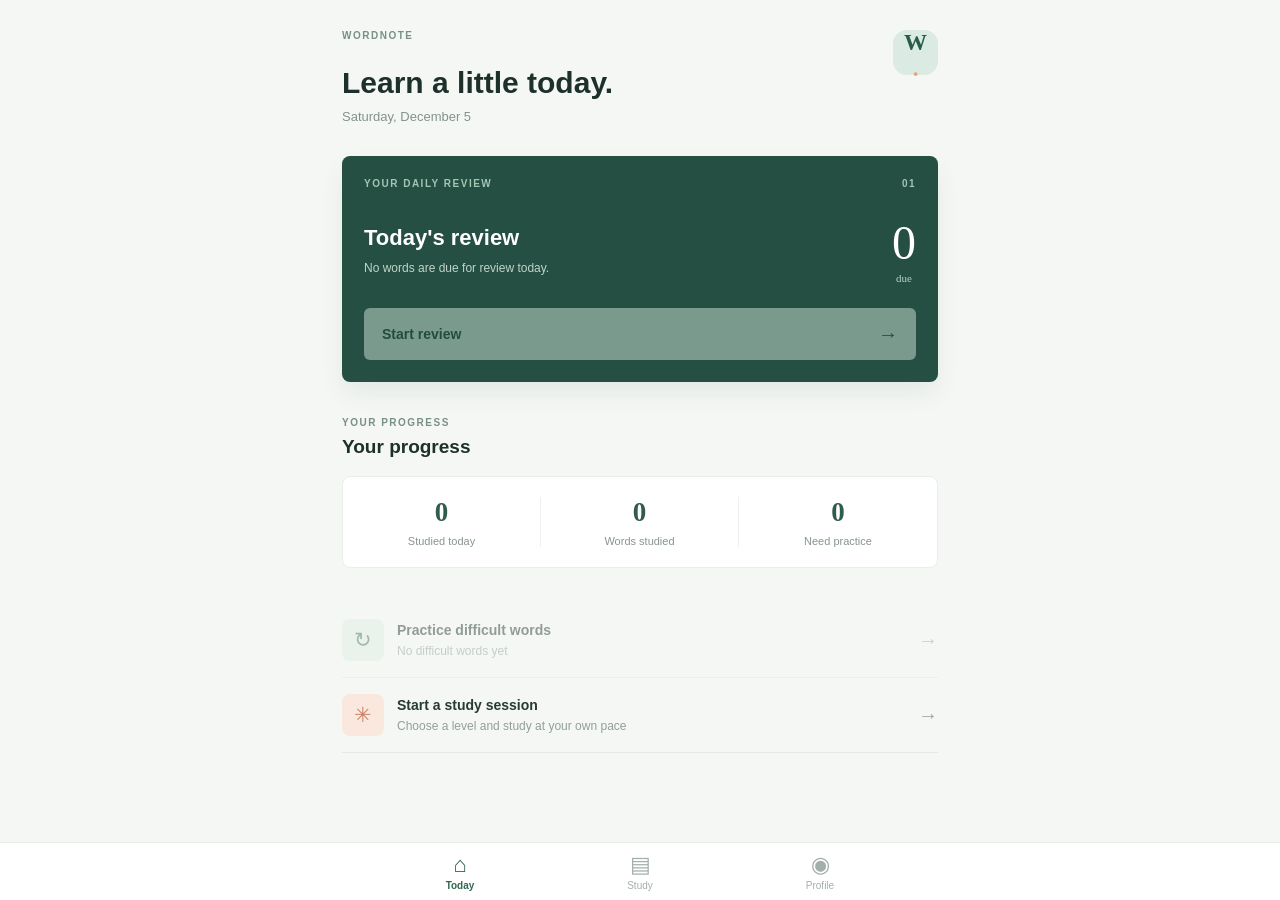
<file: index.html>
<!doctype html>
<html lang="en">
<head>
  <meta charset="utf-8">
  <meta name="viewport" content="width=device-width, initial-scale=1, viewport-fit=cover">
  <meta name="theme-color" content="#f5f7f4">
  <meta name="apple-mobile-web-app-capable" content="yes">
  <meta name="apple-mobile-web-app-status-bar-style" content="default">
  <meta name="apple-mobile-web-app-title" content="WordNote">
  <link rel="manifest" href="manifest.webmanifest">
  <link rel="apple-touch-icon" href="icon-180.png">
  <link rel="stylesheet" href="style.css">
  <title>WordNote</title>
</head>
<body>
  <main id="app"><div class="loading">Preparing your word lists...</div></main>
  <script src="app.js" defer></script>
</body>
</html>
</file>
<file: style.css>
*{box-sizing:border-box} :root{font-family:-apple-system,BlinkMacSystemFont,"Segoe UI",sans-serif;color:#1d302b;background:#f5f7f4;font-synthesis:none} body{margin:0} button{font:inherit;cursor:pointer} button:disabled{cursor:default;opacity:.48} .screen{max-width:640px;margin:auto;padding:calc(env(safe-area-inset-top) + 30px) 22px calc(104px + env(safe-area-inset-bottom))}.loading{padding:100px 24px;text-align:center;color:#71817a}.top{display:flex;justify-content:space-between;align-items:flex-start;margin-bottom:32px}.brand,.eyebrow,.section-kicker{font-size:10px;font-weight:800;letter-spacing:1.5px;color:#789087}.brand span{font-weight:500;color:#9aa8a2;letter-spacing:.5px}.top h1,.page-header h1{font-size:30px;line-height:1.2;margin:24px 0 8px}.top p,.page-header p{color:#84928c;font-size:13px;margin:0}.brand-mark{width:45px;height:45px;border-radius:14px;background:#dbeae2;color:#285d4b;display:grid;place-items:center;font-family:Georgia,serif;font-size:23px;font-weight:bold}.brand-mark span{color:#ee9f7e}.review-panel{background:#254f42;color:#fff;border-radius:8px;padding:22px;box-shadow:0 12px 24px #1c4c3b12}.section-kicker{display:flex;justify-content:space-between;color:#a4c4b5}.review-main{display:flex;justify-content:space-between;align-items:center;gap:10px;margin:30px 0 24px}.review-main h2{font-size:22px;margin:0 0 8px}.review-main p{font-size:12px;line-height:1.6;color:#c0d5ca;margin:0}.due-number{font-family:Georgia,serif;font-size:48px;line-height:1;text-align:center}.due-number small{font-family:inherit;font-size:11px;display:block;color:#b8d2c5;margin-top:6px}.primary{border:0;border-radius:6px;background:#d7eddf;color:#204b3b;min-height:52px;padding:0 18px;width:100%;display:flex;align-items:center;justify-content:space-between;font-weight:700;font-size:14px}.primary span{font-size:20px}.section{margin-top:35px}.section-heading h2,.section h2{font-size:19px;margin:8px 0 18px}.stats{display:grid;grid-template-columns:repeat(3,1fr);background:#fff;border:1px solid #e8eeea;border-radius:8px;padding:20px 0}.stats div{text-align:center;border-right:1px solid #edf0ed}.stats div:last-child{border:0}.stats strong{display:block;font-family:Georgia,serif;font-size:27px;color:#305c4b}.stats span{display:block;margin-top:7px;font-size:11px;color:#88958f}.list-action{width:100%;display:flex;align-items:center;text-align:left;gap:13px;padding:16px 0;border:0;border-bottom:1px solid #e4eae6;background:transparent;color:#263b32}.list-action span:nth-child(2){flex:1}.list-action b,.list-action small{display:block}.list-action b{font-size:14px}.list-action small{color:#91a099;font-size:12px;margin-top:6px}.list-icon{display:grid;place-items:center;width:42px;height:42px;flex:none;border-radius:8px;background:#dfede4;color:#467a62;font-size:21px}.list-icon.coral{background:#fae8df;color:#c88469}.arrow{color:#9aaba1;font-size:20px}.nav{position:fixed;bottom:0;left:0;right:0;background:#fffffff2;border-top:1px solid #e7eeea;display:flex;justify-content:center;padding:8px 0 calc(8px + env(safe-area-inset-bottom));z-index:2;backdrop-filter:blur(12px)}.nav-item{width:min(32%,180px);border:0;background:none;color:#a3afa9;display:flex;flex-direction:column;align-items:center;gap:3px;font-size:10px}.nav-item span{font-size:22px;line-height:25px}.nav-item.active{color:#32664f;font-weight:700}.page-header{margin-bottom:35px}.page-header h1{margin-top:15px}.form-section{padding:22px 0;border-top:1px solid #e2e9e4}.form-title{display:flex;align-items:center;gap:10px;margin-bottom:16px}.form-title span{font-family:Georgia,serif;font-size:12px;color:#a3b3a9}.form-title h2{font-size:16px;margin:0}.book-grid{display:grid;grid-template-columns:1fr 1fr;gap:10px}.book-option{text-align:left;padding:16px;border:1px solid #e2eae4;border-radius:7px;background:white;color:#345649}.book-option.selected{background:#e5f1e9;border-color:#77a890}.book-option span,.book-option small{display:block;font-size:10px;color:#8b9f93}.book-option strong{display:block;font-family:Georgia,serif;font-size:27px;margin:9px 0}.book-option small{font-size:12px}.chips{display:flex;flex-wrap:wrap;gap:8px}.chip{border:1px solid #e1e9e4;background:white;border-radius:6px;padding:10px 17px;font-weight:700;color:#7d8f85}.chip.selected{background:#315f4d;border-color:#315f4d;color:white}.hint,.body-copy,.footnote{color:#8b9a92;font-size:12px;line-height:1.7}.control-row{display:flex;justify-content:space-between;align-items:center;gap:10px;padding:9px 0;font-size:13px}.segmented{display:flex;background:#e9eeea;padding:3px;border-radius:7px}.segmented button{border:0;background:transparent;color:#83948a;border-radius:5px;padding:9px 12px;font-size:12px;min-width:44px}.segmented button.selected{background:white;color:#315f4d;box-shadow:0 1px 4px #263b3215;font-weight:700}.start{background:#315f4d;color:white;margin-top:12px}.file-label{cursor:pointer}.file-label input{position:absolute;width:1px;height:1px;opacity:0}.footnote{margin-top:38px}.session-screen{max-width:640px;min-height:100dvh;margin:auto;padding:calc(env(safe-area-inset-top) + 20px) 22px calc(env(safe-area-inset-bottom) + 28px);display:flex;flex-direction:column}.session-top{display:flex;align-items:center;gap:16px}.session-top>div{flex:1;text-align:center}.session-top strong,.session-top small{display:block}.session-top strong{font-size:14px}.session-top small{font-size:11px;color:#9aa9a0;margin-top:5px}.back,.sound{border:0;background:#e7efe9;color:#37664f;display:grid;place-items:center}.back{border-radius:50%;width:38px;height:38px;font-size:28px}.session-level{background:#e4eee7;color:#618571;padding:7px 9px;border-radius:5px;font-size:11px;font-weight:700}.progress{height:3px;background:#e3eae4;margin:22px 0 32px}.progress span{display:block;height:100%;background:#75ad8b;transition:width .2s}.card-label{display:flex;justify-content:space-between;gap:10px;color:#9baca2;font-size:10px;font-weight:700;letter-spacing:.7px;text-transform:uppercase;margin-bottom:12px}.card-label span{white-space:nowrap}.word-card{background:white;border:1px solid #e6ede7;border-radius:8px;padding:25px 22px;min-height:310px;box-shadow:0 12px 35px #2b55450b}.word-head{display:flex;justify-content:space-between;align-items:start;gap:10px}.word{font-family:Georgia,serif;font-size:34px;overflow-wrap:anywhere;color:#1f3b2e}.phonetic{font-size:13px;color:#9baaa1;margin-top:8px}.sound{width:42px;height:42px;border-radius:50%;font-size:13px;flex:none}.recall{text-align:center;color:#81978a;padding:65px 0 30px}.recall-symbol{font-size:27px;color:#c2d8c8}.recall p{font-size:14px;margin:15px 0 6px}.recall small{font-size:12px;color:#b2beb7}.answer{border-top:1px solid #edf1ed;margin-top:24px;padding-top:20px}.translation{font-size:19px;font-weight:700;line-height:1.5}.definition{margin-top:19px;font-size:13px;line-height:1.6}.definition span{font-weight:700;color:#76a083}.definition p{margin:4px 0;color:#52675b}.definition em{color:#9aa9a0}.note{font-size:12px;color:#9b9f94}.session-actions{margin-top:auto;padding-top:25px}.session-actions .primary{background:#315f4d;color:#fff}.rate-title{text-align:center;font-size:13px;font-weight:700;margin-bottom:13px}.ratings{display:grid;grid-template-columns:repeat(3,1fr);gap:8px}.ratings button{border:1px solid #e4ebe5;background:#fff;border-radius:7px;min-height:65px;color:#536b5d}.ratings button:first-child{background:#fff1eb;color:#b5785e;border-color:#f8e3d9}.ratings button:last-child{background:#e3f1e7;color:#366b4d;border-color:#d5e9db}.ratings strong,.ratings small{display:block}.ratings strong{font-size:13px}.ratings small{font-size:10px;margin-top:6px;opacity:.7}.finish{justify-content:center;text-align:center}.finish-mark{width:70px;height:70px;display:grid;place-items:center;margin:0 auto 28px;background:#dceee1;border-radius:50%;font-size:30px;color:#3d7653}.finish h1{font-size:26px;margin:15px 0}.finish p{font-size:14px;color:#87988c;line-height:1.8;margin:0 auto 35px;max-width:300px}.finish .primary{background:#315f4d;color:white}
</file>
